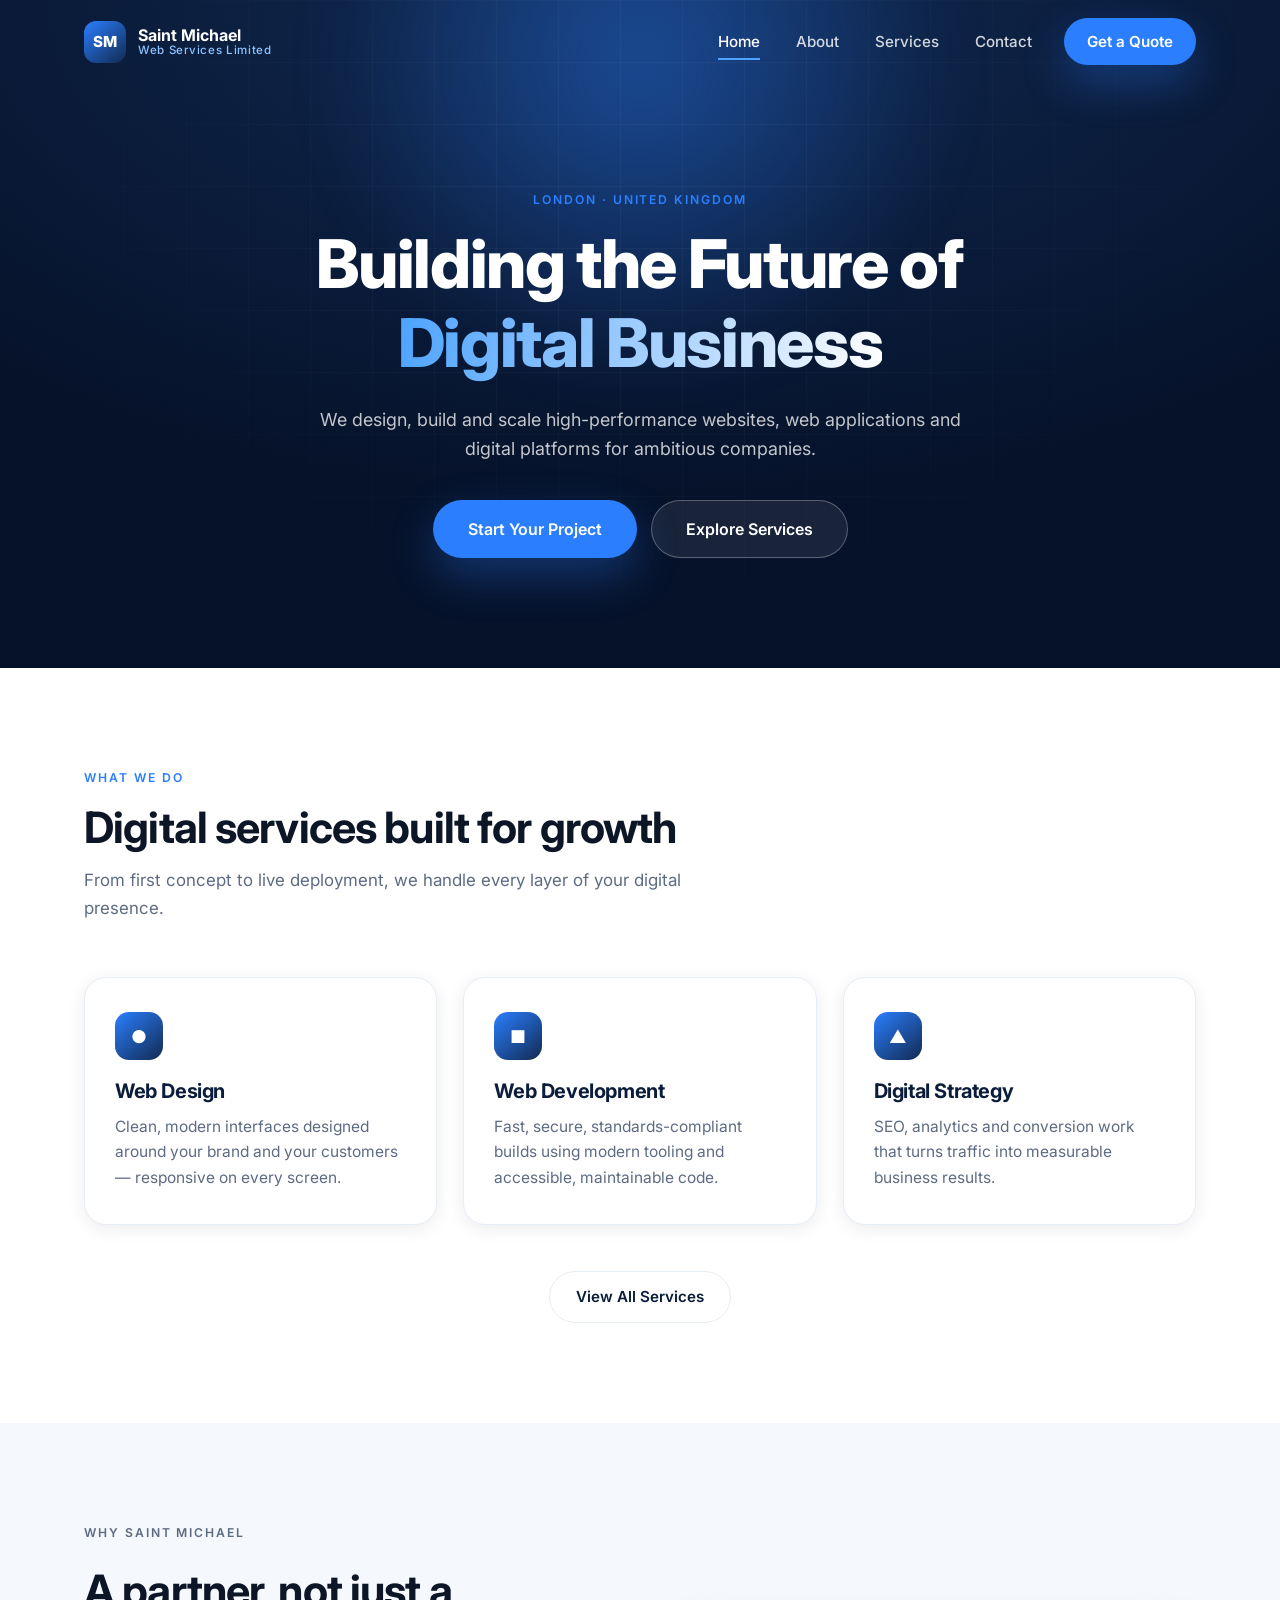
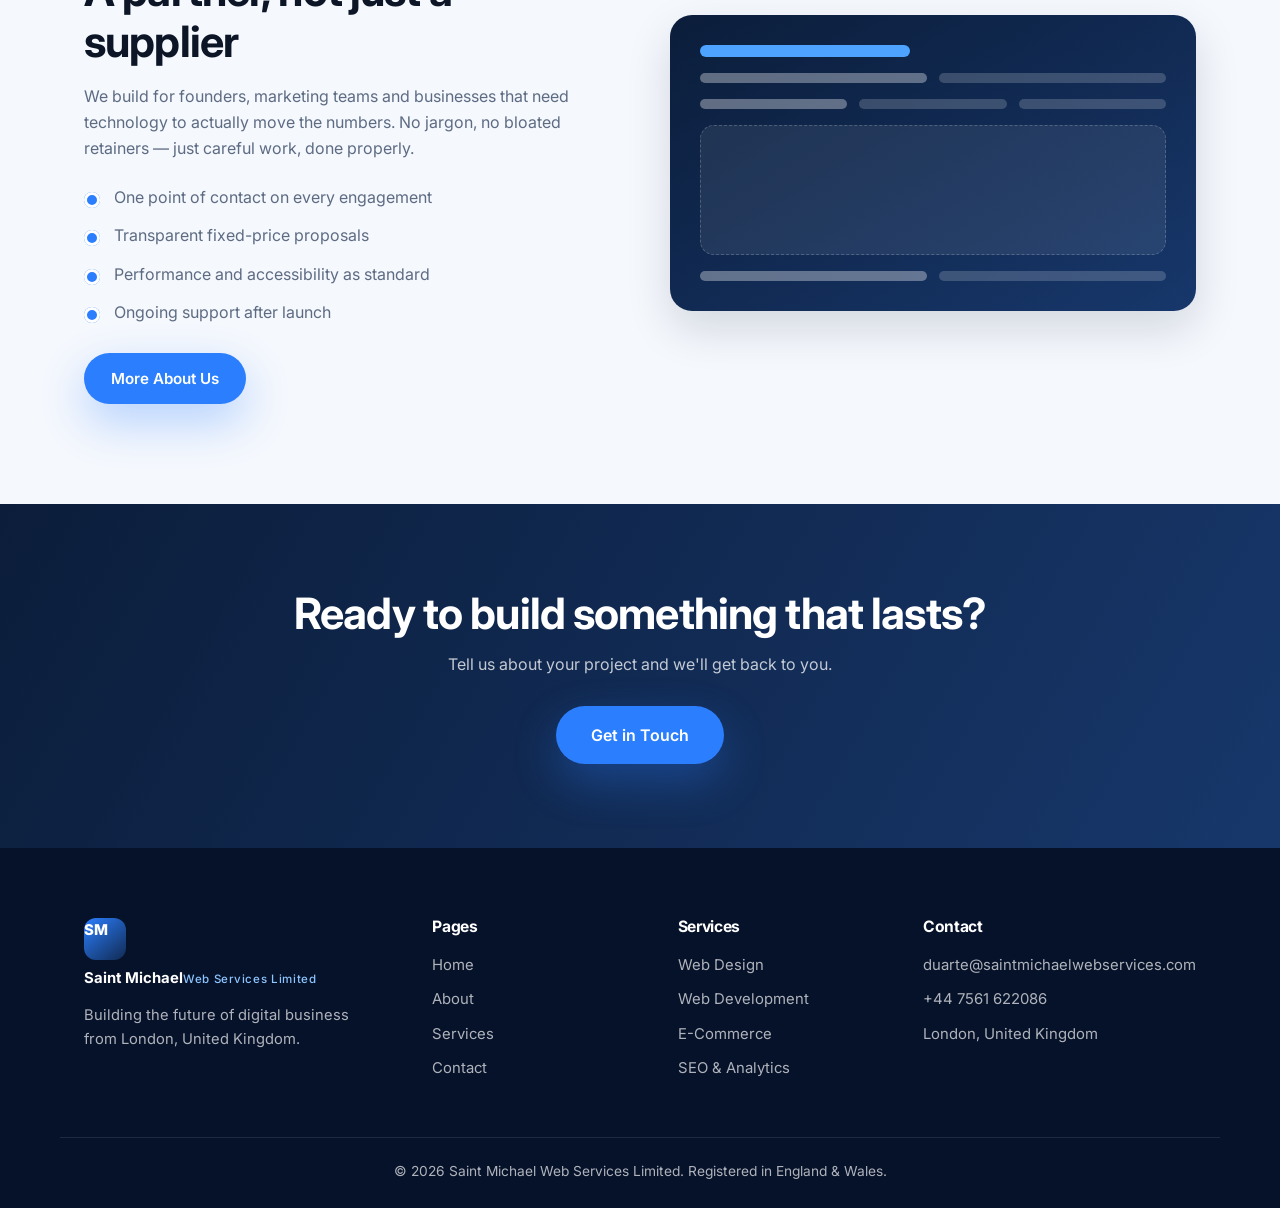
<file: index.html>
<!DOCTYPE html>
<html lang="en-GB">
<head>
<meta charset="UTF-8">
<meta name="viewport" content="width=device-width, initial-scale=1.0">
<title>Saint Michael Web Services Limited | Digital Solutions, London</title>
<meta name="description" content="Saint Michael Web Services Limited — London-based web design, development and digital strategy. Building the future of digital business.">
<link rel="preconnect" href="https://fonts.googleapis.com">
<link rel="preconnect" href="https://fonts.gstatic.com" crossorigin>
<link href="https://fonts.googleapis.com/css2?family=Inter:wght@400;500;600;700;800&display=swap" rel="stylesheet">
<link rel="stylesheet" href="css/styles.css">
<link rel="icon" href="data:image/svg+xml,<svg xmlns='http://www.w3.org/2000/svg' viewBox='0 0 100 100'><rect width='100' height='100' rx='22' fill='%230b1d3a'/><text y='68' x='50' text-anchor='middle' font-size='54' font-family='sans-serif' font-weight='bold' fill='%234da3ff'>S</text></svg>">
</head>
<body>

<header class="site-header" id="siteHeader">
  <div class="container header-inner">
    <a class="brand" href="index.html">
      <span class="brand-mark">SM</span>
      <span class="brand-text">Saint Michael<small>Web Services Limited</small></span>
    </a>

    <nav class="nav" id="primaryNav" aria-label="Primary">
      <a href="index.html" class="nav-link active">Home</a>
      <a href="about.html" class="nav-link">About</a>
      <a href="services.html" class="nav-link">Services</a>
      <a href="contact.html" class="nav-link">Contact</a>
      <a href="contact.html" class="btn btn-primary nav-cta">Get a Quote</a>
    </nav>

    <button class="nav-toggle" id="navToggle" aria-label="Toggle navigation" aria-expanded="false" aria-controls="primaryNav">
      <span></span><span></span><span></span>
    </button>
  </div>
</header>

<main>

  <section class="hero">
    <div class="hero-glow" aria-hidden="true"></div>
    <div class="container hero-inner">
      <p class="eyebrow reveal">London · United Kingdom</p>
      <h1 class="hero-title reveal">Building the Future of <span class="gradient-text">Digital Business</span></h1>
      <p class="hero-sub reveal">We design, build and scale high-performance websites, web applications and digital platforms for ambitious companies.</p>
      <div class="hero-actions reveal">
        <a href="contact.html" class="btn btn-primary btn-lg">Start Your Project</a>
        <a href="services.html" class="btn btn-ghost btn-lg">Explore Services</a>
      </div>
    </div>
  </section>

  <section class="section">
    <div class="container">
      <div class="section-head reveal">
        <p class="eyebrow">What we do</p>
        <h2>Digital services built for growth</h2>
        <p class="lead">From first concept to live deployment, we handle every layer of your digital presence.</p>
      </div>

      <div class="grid grid-3">
        <article class="card reveal">
          <div class="card-icon">&#9679;</div>
          <h3>Web Design</h3>
          <p>Clean, modern interfaces designed around your brand and your customers — responsive on every screen.</p>
        </article>
        <article class="card reveal">
          <div class="card-icon">&#9632;</div>
          <h3>Web Development</h3>
          <p>Fast, secure, standards-compliant builds using modern tooling and accessible, maintainable code.</p>
        </article>
        <article class="card reveal">
          <div class="card-icon">&#9650;</div>
          <h3>Digital Strategy</h3>
          <p>SEO, analytics and conversion work that turns traffic into measurable business results.</p>
        </article>
      </div>

      <div class="center reveal">
        <a href="services.html" class="btn btn-outline">View All Services</a>
      </div>
    </div>
  </section>

  <section class="section section-alt">
    <div class="container split">
      <div class="split-text reveal">
        <p class="eyebrow">Why Saint Michael</p>
        <h2>A partner, not just a supplier</h2>
        <p>We build for founders, marketing teams and businesses that need technology to actually move the numbers. No jargon, no bloated retainers — just careful work, done properly.</p>
        <ul class="ticks">
          <li>One point of contact on every engagement</li>
          <li>Transparent fixed-price proposals</li>
          <li>Performance and accessibility as standard</li>
          <li>Ongoing support after launch</li>
        </ul>
        <a href="about.html" class="btn btn-primary">More About Us</a>
      </div>
      <div class="split-visual reveal">
        <div class="visual-panel">
          <div class="visual-bar"></div>
          <div class="visual-row"><span></span><span></span></div>
          <div class="visual-row"><span></span><span></span><span></span></div>
          <div class="visual-block"></div>
          <div class="visual-row"><span></span><span></span></div>
        </div>
      </div>
    </div>
  </section>

  <section class="cta-band">
    <div class="container cta-inner reveal">
      <h2>Ready to build something that lasts?</h2>
      <p>Tell us about your project and we'll get back to you.</p>
      <a href="contact.html" class="btn btn-primary btn-lg">Get in Touch</a>
    </div>
  </section>

</main>

<footer class="site-footer">
  <div class="container footer-grid">
    <div>
      <a class="brand" href="index.html">
        <span class="brand-mark">SM</span>
        <span class="brand-text">Saint Michael<small>Web Services Limited</small></span>
      </a>
      <p class="footer-note">Building the future of digital business from London, United Kingdom.</p>
    </div>
    <div>
      <h4>Pages</h4>
      <a href="index.html">Home</a>
      <a href="about.html">About</a>
      <a href="services.html">Services</a>
      <a href="contact.html">Contact</a>
    </div>
    <div>
      <h4>Services</h4>
      <a href="services.html">Web Design</a>
      <a href="services.html">Web Development</a>
      <a href="services.html">E-Commerce</a>
      <a href="services.html">SEO &amp; Analytics</a>
    </div>
    <div>
      <h4>Contact</h4>
      <a href="mailto:duarte@saintmichaelwebservices.com">duarte@saintmichaelwebservices.com</a>
      <a href="tel:+447561622086">+44 7561 622086</a>
      <span>London, United Kingdom</span>
    </div>
  </div>
  <div class="container footer-bottom">
    <p>&copy; <span id="year"></span> Saint Michael Web Services Limited. Registered in England &amp; Wales.</p>
  </div>
</footer>

<button class="to-top" id="toTop" aria-label="Back to top">&#8593;</button>

<script src="js/main.js"></script>
</body>
</html>
</file>
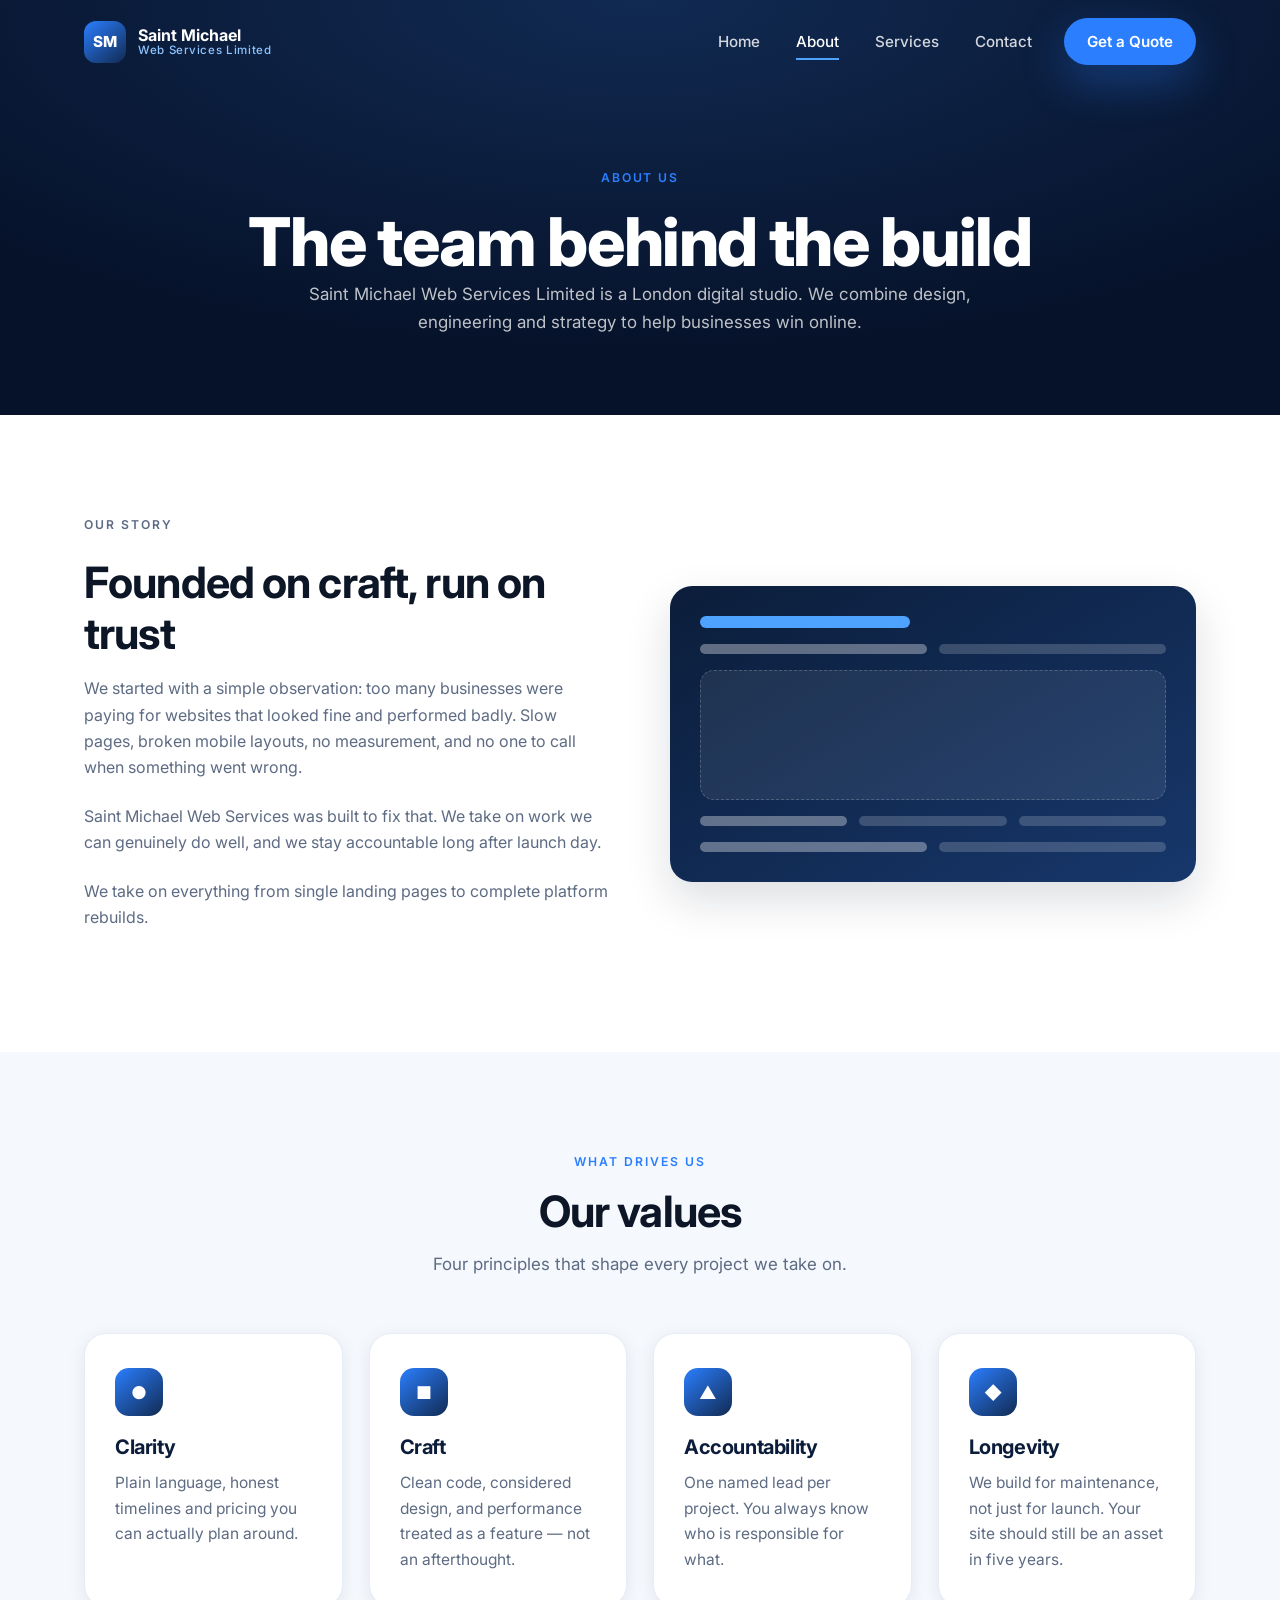
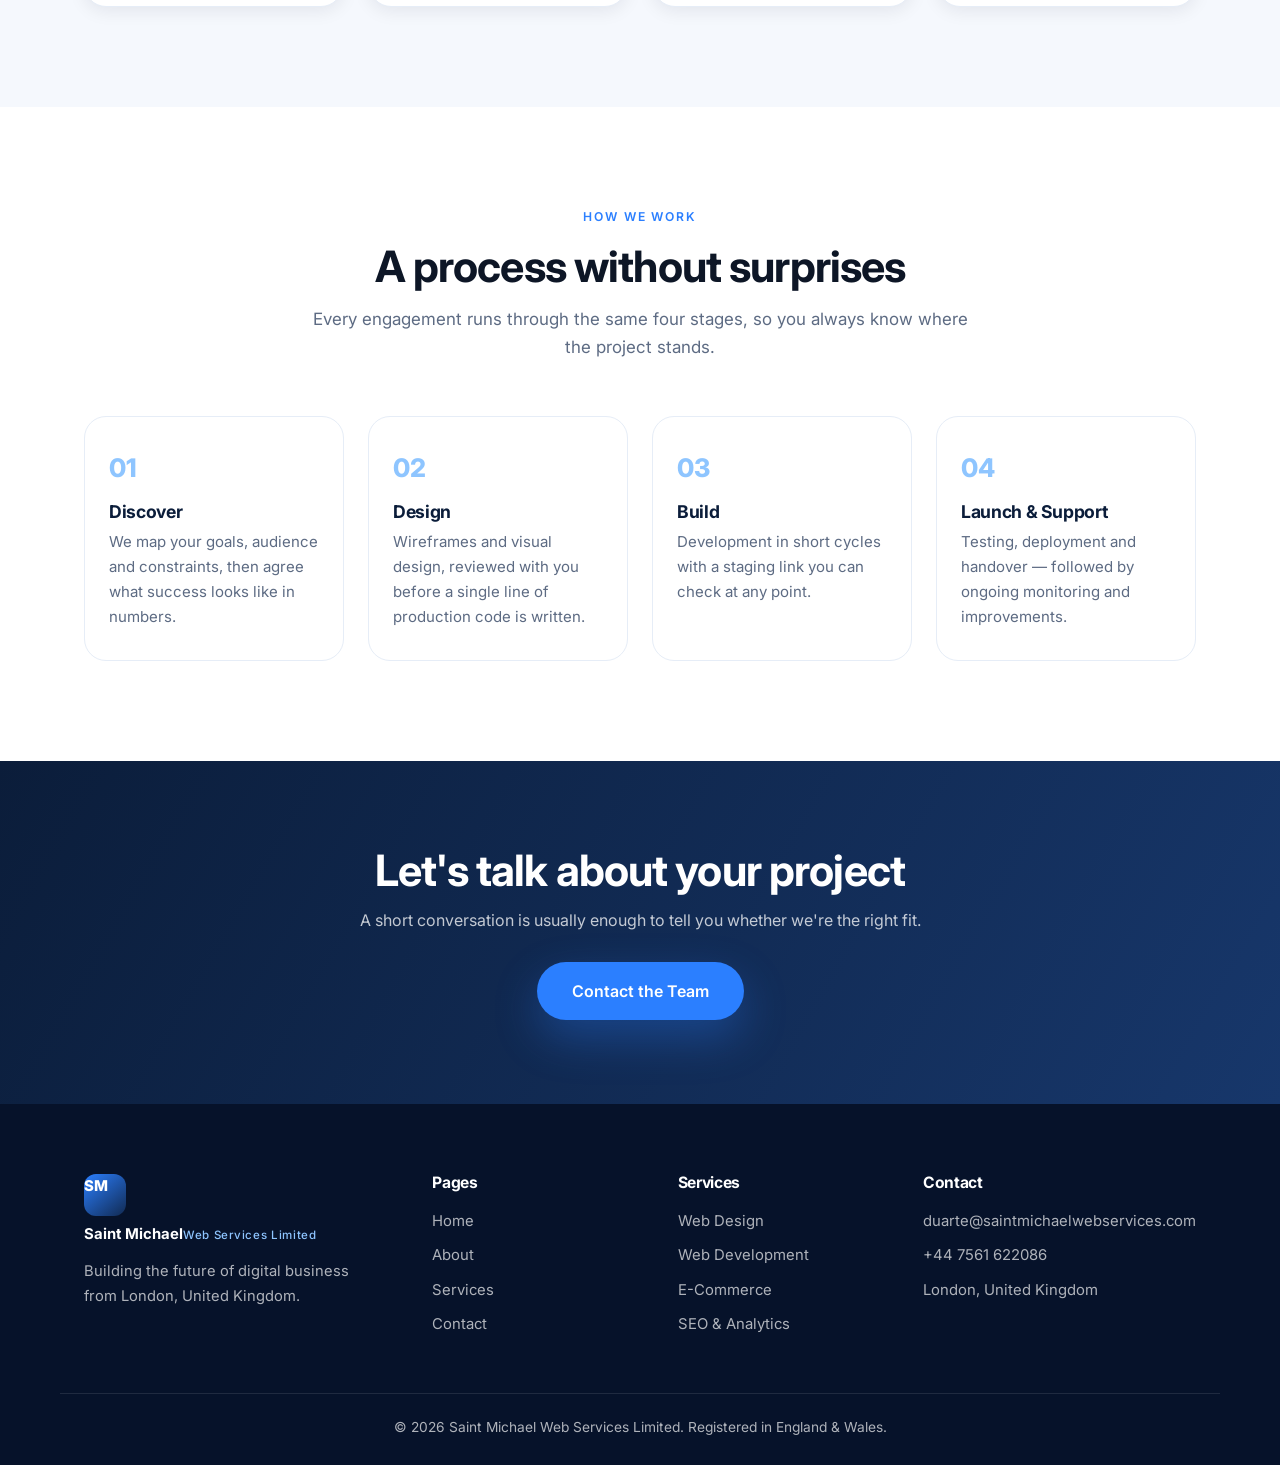
<file: about.html>
<!DOCTYPE html>
<html lang="en-GB">
<head>
<meta charset="UTF-8">
<meta name="viewport" content="width=device-width, initial-scale=1.0">
<title>About Us | Saint Michael Web Services Limited</title>
<meta name="description" content="Saint Michael Web Services Limited is a London-based digital studio building websites, applications and platforms for ambitious businesses.">
<link rel="preconnect" href="https://fonts.googleapis.com">
<link rel="preconnect" href="https://fonts.gstatic.com" crossorigin>
<link href="https://fonts.googleapis.com/css2?family=Inter:wght@400;500;600;700;800&display=swap" rel="stylesheet">
<link rel="stylesheet" href="css/styles.css">
<link rel="icon" href="data:image/svg+xml,<svg xmlns='http://www.w3.org/2000/svg' viewBox='0 0 100 100'><rect width='100' height='100' rx='22' fill='%230b1d3a'/><text y='68' x='50' text-anchor='middle' font-size='54' font-family='sans-serif' font-weight='bold' fill='%234da3ff'>S</text></svg>">
</head>
<body>

<header class="site-header" id="siteHeader">
  <div class="container header-inner">
    <a class="brand" href="index.html">
      <span class="brand-mark">SM</span>
      <span class="brand-text">Saint Michael<small>Web Services Limited</small></span>
    </a>
    <nav class="nav" id="primaryNav" aria-label="Primary">
      <a href="index.html" class="nav-link">Home</a>
      <a href="about.html" class="nav-link active">About</a>
      <a href="services.html" class="nav-link">Services</a>
      <a href="contact.html" class="nav-link">Contact</a>
      <a href="contact.html" class="btn btn-primary nav-cta">Get a Quote</a>
    </nav>
    <button class="nav-toggle" id="navToggle" aria-label="Toggle navigation" aria-expanded="false" aria-controls="primaryNav">
      <span></span><span></span><span></span>
    </button>
  </div>
</header>

<main>

  <section class="page-banner">
    <div class="container">
      <p class="eyebrow reveal">About us</p>
      <h1 class="reveal">The team behind the build</h1>
      <p class="lead reveal">Saint Michael Web Services Limited is a London digital studio. We combine design, engineering and strategy to help businesses win online.</p>
    </div>
  </section>

  <section class="section">
    <div class="container split">
      <div class="split-text reveal">
        <p class="eyebrow">Our story</p>
        <h2>Founded on craft, run on trust</h2>
        <p>We started with a simple observation: too many businesses were paying for websites that looked fine and performed badly. Slow pages, broken mobile layouts, no measurement, and no one to call when something went wrong.</p>
        <p>Saint Michael Web Services was built to fix that. We take on work we can genuinely do well, and we stay accountable long after launch day.</p>
        <p>We take on everything from single landing pages to complete platform rebuilds.</p>
      </div>
      <div class="split-visual reveal">
        <div class="visual-panel">
          <div class="visual-bar"></div>
          <div class="visual-row"><span></span><span></span></div>
          <div class="visual-block"></div>
          <div class="visual-row"><span></span><span></span><span></span></div>
          <div class="visual-row"><span></span><span></span></div>
        </div>
      </div>
    </div>
  </section>

  <section class="section section-alt">
    <div class="container">
      <div class="section-head center-head reveal">
        <p class="eyebrow">What drives us</p>
        <h2>Our values</h2>
        <p class="lead">Four principles that shape every project we take on.</p>
      </div>
      <div class="grid grid-4">
        <article class="card reveal">
          <div class="card-icon">&#9679;</div>
          <h3>Clarity</h3>
          <p>Plain language, honest timelines and pricing you can actually plan around.</p>
        </article>
        <article class="card reveal">
          <div class="card-icon">&#9632;</div>
          <h3>Craft</h3>
          <p>Clean code, considered design, and performance treated as a feature — not an afterthought.</p>
        </article>
        <article class="card reveal">
          <div class="card-icon">&#9650;</div>
          <h3>Accountability</h3>
          <p>One named lead per project. You always know who is responsible for what.</p>
        </article>
        <article class="card reveal">
          <div class="card-icon">&#9670;</div>
          <h3>Longevity</h3>
          <p>We build for maintenance, not just for launch. Your site should still be an asset in five years.</p>
        </article>
      </div>
    </div>
  </section>

  <section class="section">
    <div class="container">
      <div class="section-head center-head reveal">
        <p class="eyebrow">How we work</p>
        <h2>A process without surprises</h2>
        <p class="lead">Every engagement runs through the same four stages, so you always know where the project stands.</p>
      </div>
      <div class="steps">
        <div class="step-item reveal">
          <h3>Discover</h3>
          <p>We map your goals, audience and constraints, then agree what success looks like in numbers.</p>
        </div>
        <div class="step-item reveal">
          <h3>Design</h3>
          <p>Wireframes and visual design, reviewed with you before a single line of production code is written.</p>
        </div>
        <div class="step-item reveal">
          <h3>Build</h3>
          <p>Development in short cycles with a staging link you can check at any point.</p>
        </div>
        <div class="step-item reveal">
          <h3>Launch &amp; Support</h3>
          <p>Testing, deployment and handover — followed by ongoing monitoring and improvements.</p>
        </div>
      </div>
    </div>
  </section>

  <section class="cta-band">
    <div class="container cta-inner reveal">
      <h2>Let's talk about your project</h2>
      <p>A short conversation is usually enough to tell you whether we're the right fit.</p>
      <a href="contact.html" class="btn btn-primary btn-lg">Contact the Team</a>
    </div>
  </section>

</main>

<footer class="site-footer">
  <div class="container footer-grid">
    <div>
      <a class="brand" href="index.html">
        <span class="brand-mark">SM</span>
        <span class="brand-text">Saint Michael<small>Web Services Limited</small></span>
      </a>
      <p class="footer-note">Building the future of digital business from London, United Kingdom.</p>
    </div>
    <div>
      <h4>Pages</h4>
      <a href="index.html">Home</a>
      <a href="about.html">About</a>
      <a href="services.html">Services</a>
      <a href="contact.html">Contact</a>
    </div>
    <div>
      <h4>Services</h4>
      <a href="services.html">Web Design</a>
      <a href="services.html">Web Development</a>
      <a href="services.html">E-Commerce</a>
      <a href="services.html">SEO &amp; Analytics</a>
    </div>
    <div>
      <h4>Contact</h4>
      <a href="mailto:duarte@saintmichaelwebservices.com">duarte@saintmichaelwebservices.com</a>
      <a href="tel:+447561622086">+44 7561 622086</a>
      <span>London, United Kingdom</span>
    </div>
  </div>
  <div class="container footer-bottom">
    <p>&copy; <span id="year"></span> Saint Michael Web Services Limited. Registered in England &amp; Wales.</p>
  </div>
</footer>

<button class="to-top" id="toTop" aria-label="Back to top">&#8593;</button>

<script src="js/main.js"></script>
</body>
</html>
</file>
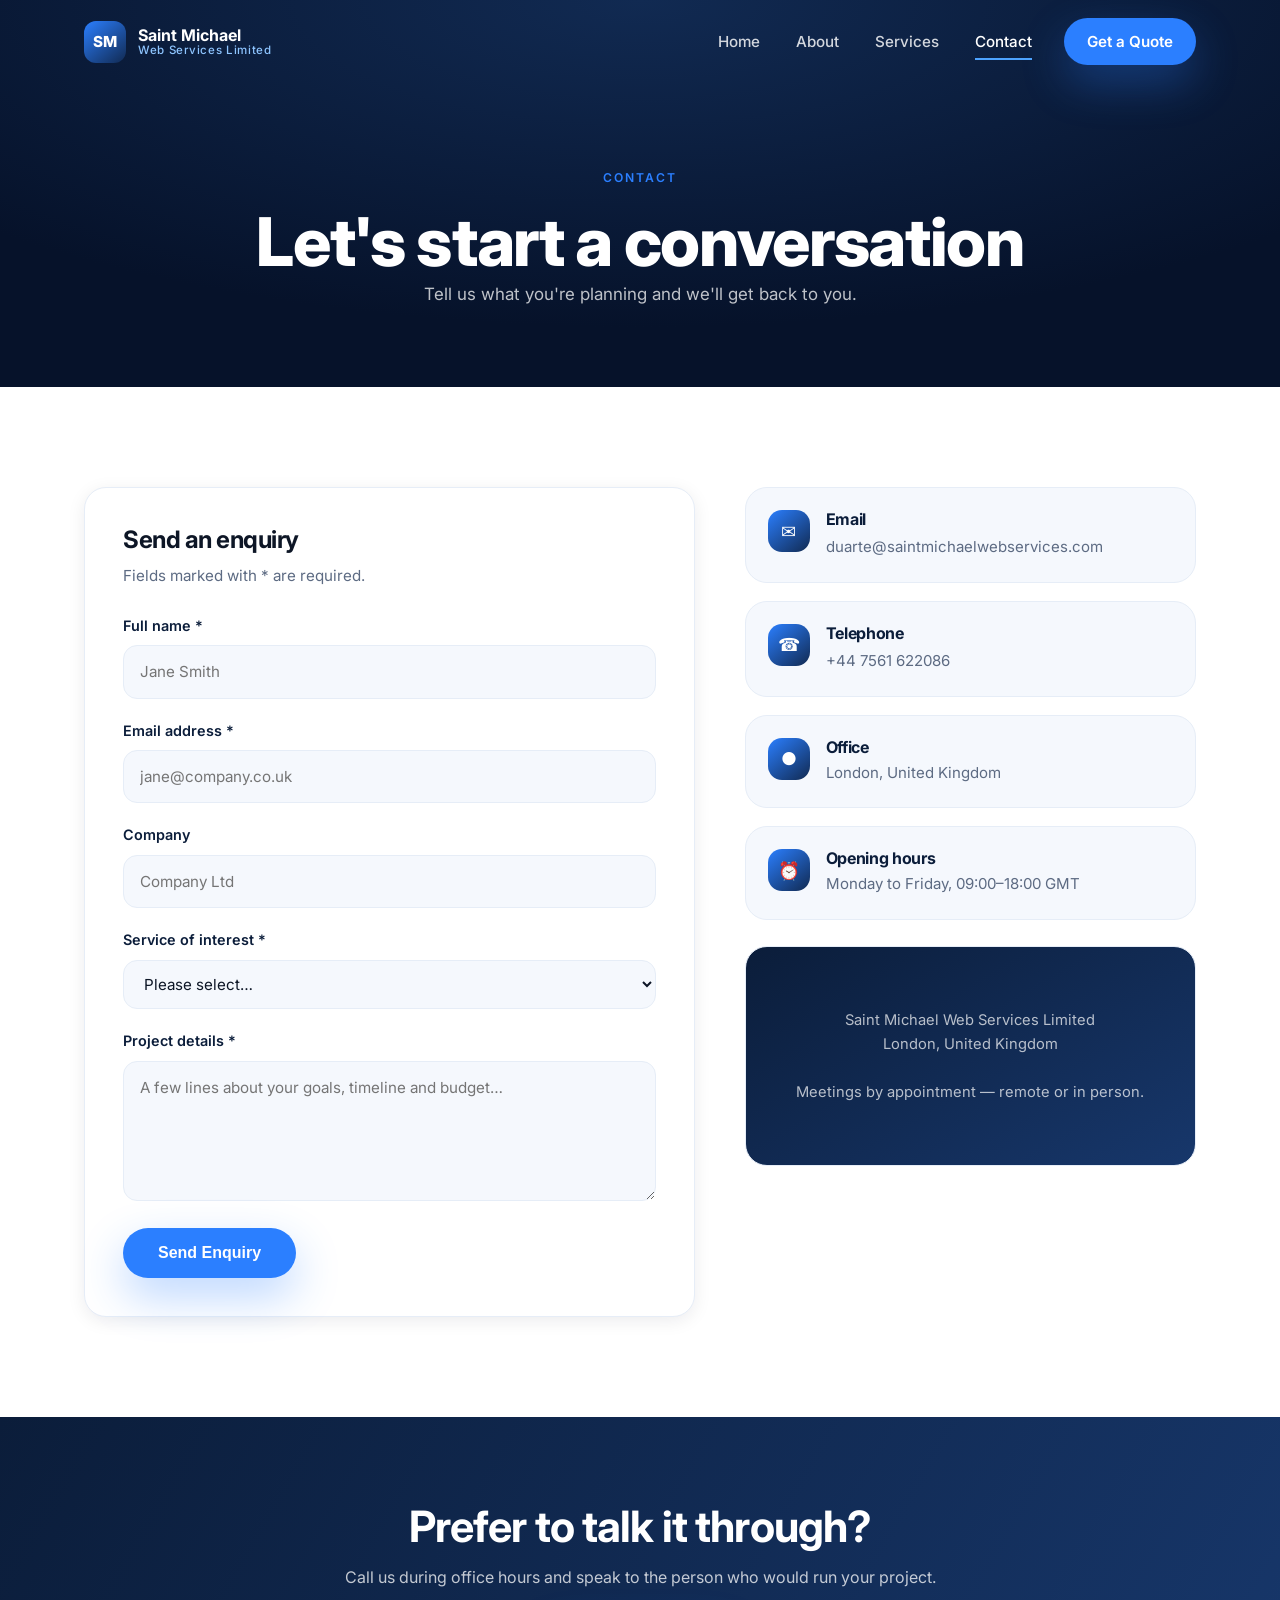
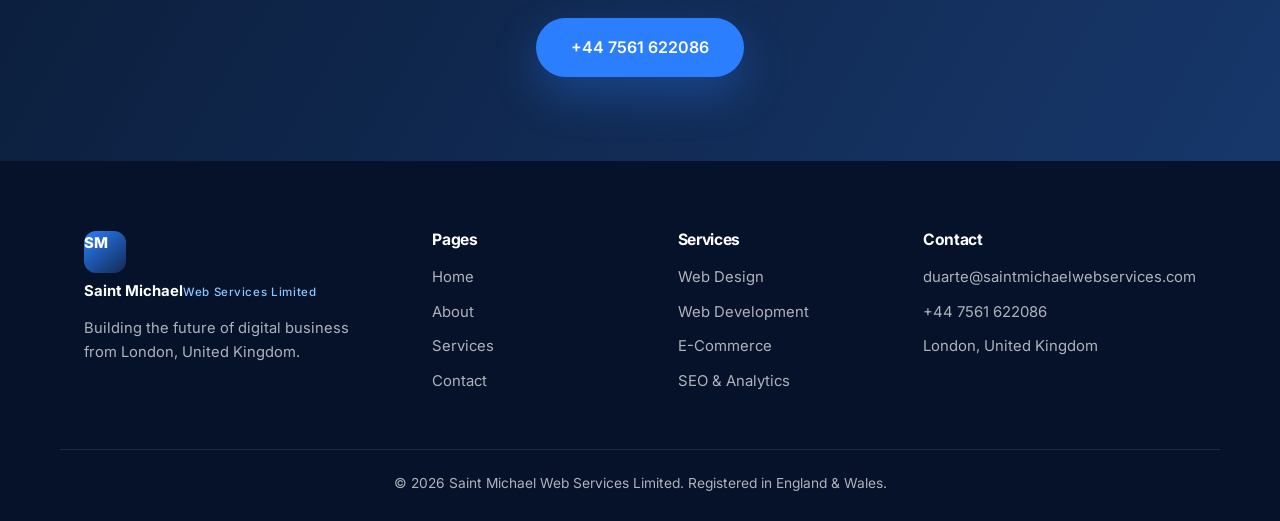
<file: contact.html>
<!DOCTYPE html>
<html lang="en-GB">
<head>
<meta charset="UTF-8">
<meta name="viewport" content="width=device-width, initial-scale=1.0">
<title>Contact | Saint Michael Web Services Limited</title>
<meta name="description" content="Contact Saint Michael Web Services Limited in London for web design, development and digital strategy enquiries.">
<link rel="preconnect" href="https://fonts.googleapis.com">
<link rel="preconnect" href="https://fonts.gstatic.com" crossorigin>
<link href="https://fonts.googleapis.com/css2?family=Inter:wght@400;500;600;700;800&display=swap" rel="stylesheet">
<link rel="stylesheet" href="css/styles.css">
<link rel="icon" href="data:image/svg+xml,<svg xmlns='http://www.w3.org/2000/svg' viewBox='0 0 100 100'><rect width='100' height='100' rx='22' fill='%230b1d3a'/><text y='68' x='50' text-anchor='middle' font-size='54' font-family='sans-serif' font-weight='bold' fill='%234da3ff'>S</text></svg>">
</head>
<body>

<header class="site-header" id="siteHeader">
  <div class="container header-inner">
    <a class="brand" href="index.html">
      <span class="brand-mark">SM</span>
      <span class="brand-text">Saint Michael<small>Web Services Limited</small></span>
    </a>
    <nav class="nav" id="primaryNav" aria-label="Primary">
      <a href="index.html" class="nav-link">Home</a>
      <a href="about.html" class="nav-link">About</a>
      <a href="services.html" class="nav-link">Services</a>
      <a href="contact.html" class="nav-link active">Contact</a>
      <a href="contact.html" class="btn btn-primary nav-cta">Get a Quote</a>
    </nav>
    <button class="nav-toggle" id="navToggle" aria-label="Toggle navigation" aria-expanded="false" aria-controls="primaryNav">
      <span></span><span></span><span></span>
    </button>
  </div>
</header>

<main>

  <section class="page-banner">
    <div class="container">
      <p class="eyebrow reveal">Contact</p>
      <h1 class="reveal">Let's start a conversation</h1>
      <p class="lead reveal">Tell us what you're planning and we'll get back to you.</p>
    </div>
  </section>

  <section class="section">
    <div class="container contact-layout">

      <div class="form-card reveal">
        <h2 style="font-size:1.5rem;margin-bottom:8px;">Send an enquiry</h2>
        <p style="color:var(--grey-600);margin-bottom:26px;font-size:0.95rem;">Fields marked with * are required.</p>

        <form id="contactForm" action="https://formsubmit.co/duarte@saintmichaelwebservices.com" method="POST" novalidate>
          <input type="hidden" name="_subject" value="New enquiry from saintmichaelwebservices.com">
          <input type="hidden" name="_template" value="table">
          <input type="hidden" name="_captcha" value="false">
          <input type="text" name="_honey" tabindex="-1" autocomplete="off" aria-hidden="true" style="display:none">

          <div class="field">
            <label for="name">Full name *</label>
            <input type="text" id="name" name="name" placeholder="Jane Smith" required>
            <span class="error-text">Please enter your name.</span>
          </div>

          <div class="field">
            <label for="email">Email address *</label>
            <input type="email" id="email" name="email" placeholder="jane@company.co.uk" required>
            <span class="error-text">Please enter a valid email address.</span>
          </div>

          <div class="field">
            <label for="company">Company</label>
            <input type="text" id="company" name="company" placeholder="Company Ltd">
          </div>

          <div class="field">
            <label for="service">Service of interest *</label>
            <select id="service" name="service" required>
              <option value="">Please select…</option>
              <option>Web Design</option>
              <option>Web Development</option>
              <option>E-Commerce</option>
              <option>SEO &amp; Analytics</option>
              <option>Hosting &amp; Deployment</option>
              <option>Maintenance &amp; Support</option>
            </select>
            <span class="error-text">Please choose a service.</span>
          </div>

          <div class="field">
            <label for="message">Project details *</label>
            <textarea id="message" name="message" placeholder="A few lines about your goals, timeline and budget…" required></textarea>
            <span class="error-text">Please give us at least a sentence about your project.</span>
          </div>

          <button type="submit" class="btn btn-primary btn-lg">Send Enquiry</button>
          <div class="form-status" id="formStatus" role="status" aria-live="polite"></div>
        </form>
      </div>

      <div class="reveal">
        <div class="info-list">
          <div class="info-item">
            <div class="card-icon">&#9993;</div>
            <div>
              <h4>Email</h4>
              <a href="mailto:duarte@saintmichaelwebservices.com">duarte@saintmichaelwebservices.com</a>
            </div>
          </div>
          <div class="info-item">
            <div class="card-icon">&#9742;</div>
            <div>
              <h4>Telephone</h4>
              <a href="tel:+447561622086">+44 7561 622086</a>
            </div>
          </div>
          <div class="info-item">
            <div class="card-icon">&#9679;</div>
            <div>
              <h4>Office</h4>
              <p>London, United Kingdom</p>
            </div>
          </div>
          <div class="info-item">
            <div class="card-icon">&#9200;</div>
            <div>
              <h4>Opening hours</h4>
              <p>Monday to Friday, 09:00–18:00 GMT</p>
            </div>
          </div>
        </div>

        <div class="map-embed">
          <p>Saint Michael Web Services Limited<br>London, United Kingdom<br><br>Meetings by appointment — remote or in person.</p>
        </div>
      </div>

    </div>
  </section>

  <section class="cta-band">
    <div class="container cta-inner reveal">
      <h2>Prefer to talk it through?</h2>
      <p>Call us during office hours and speak to the person who would run your project.</p>
      <a href="tel:+447561622086" class="btn btn-primary btn-lg">+44 7561 622086</a>
    </div>
  </section>

</main>

<footer class="site-footer">
  <div class="container footer-grid">
    <div>
      <a class="brand" href="index.html">
        <span class="brand-mark">SM</span>
        <span class="brand-text">Saint Michael<small>Web Services Limited</small></span>
      </a>
      <p class="footer-note">Building the future of digital business from London, United Kingdom.</p>
    </div>
    <div>
      <h4>Pages</h4>
      <a href="index.html">Home</a>
      <a href="about.html">About</a>
      <a href="services.html">Services</a>
      <a href="contact.html">Contact</a>
    </div>
    <div>
      <h4>Services</h4>
      <a href="services.html">Web Design</a>
      <a href="services.html">Web Development</a>
      <a href="services.html">E-Commerce</a>
      <a href="services.html">SEO &amp; Analytics</a>
    </div>
    <div>
      <h4>Contact</h4>
      <a href="mailto:duarte@saintmichaelwebservices.com">duarte@saintmichaelwebservices.com</a>
      <a href="tel:+447561622086">+44 7561 622086</a>
      <span>London, United Kingdom</span>
    </div>
  </div>
  <div class="container footer-bottom">
    <p>&copy; <span id="year"></span> Saint Michael Web Services Limited. Registered in England &amp; Wales.</p>
  </div>
</footer>

<button class="to-top" id="toTop" aria-label="Back to top">&#8593;</button>

<script src="js/main.js"></script>
</body>
</html>
</file>
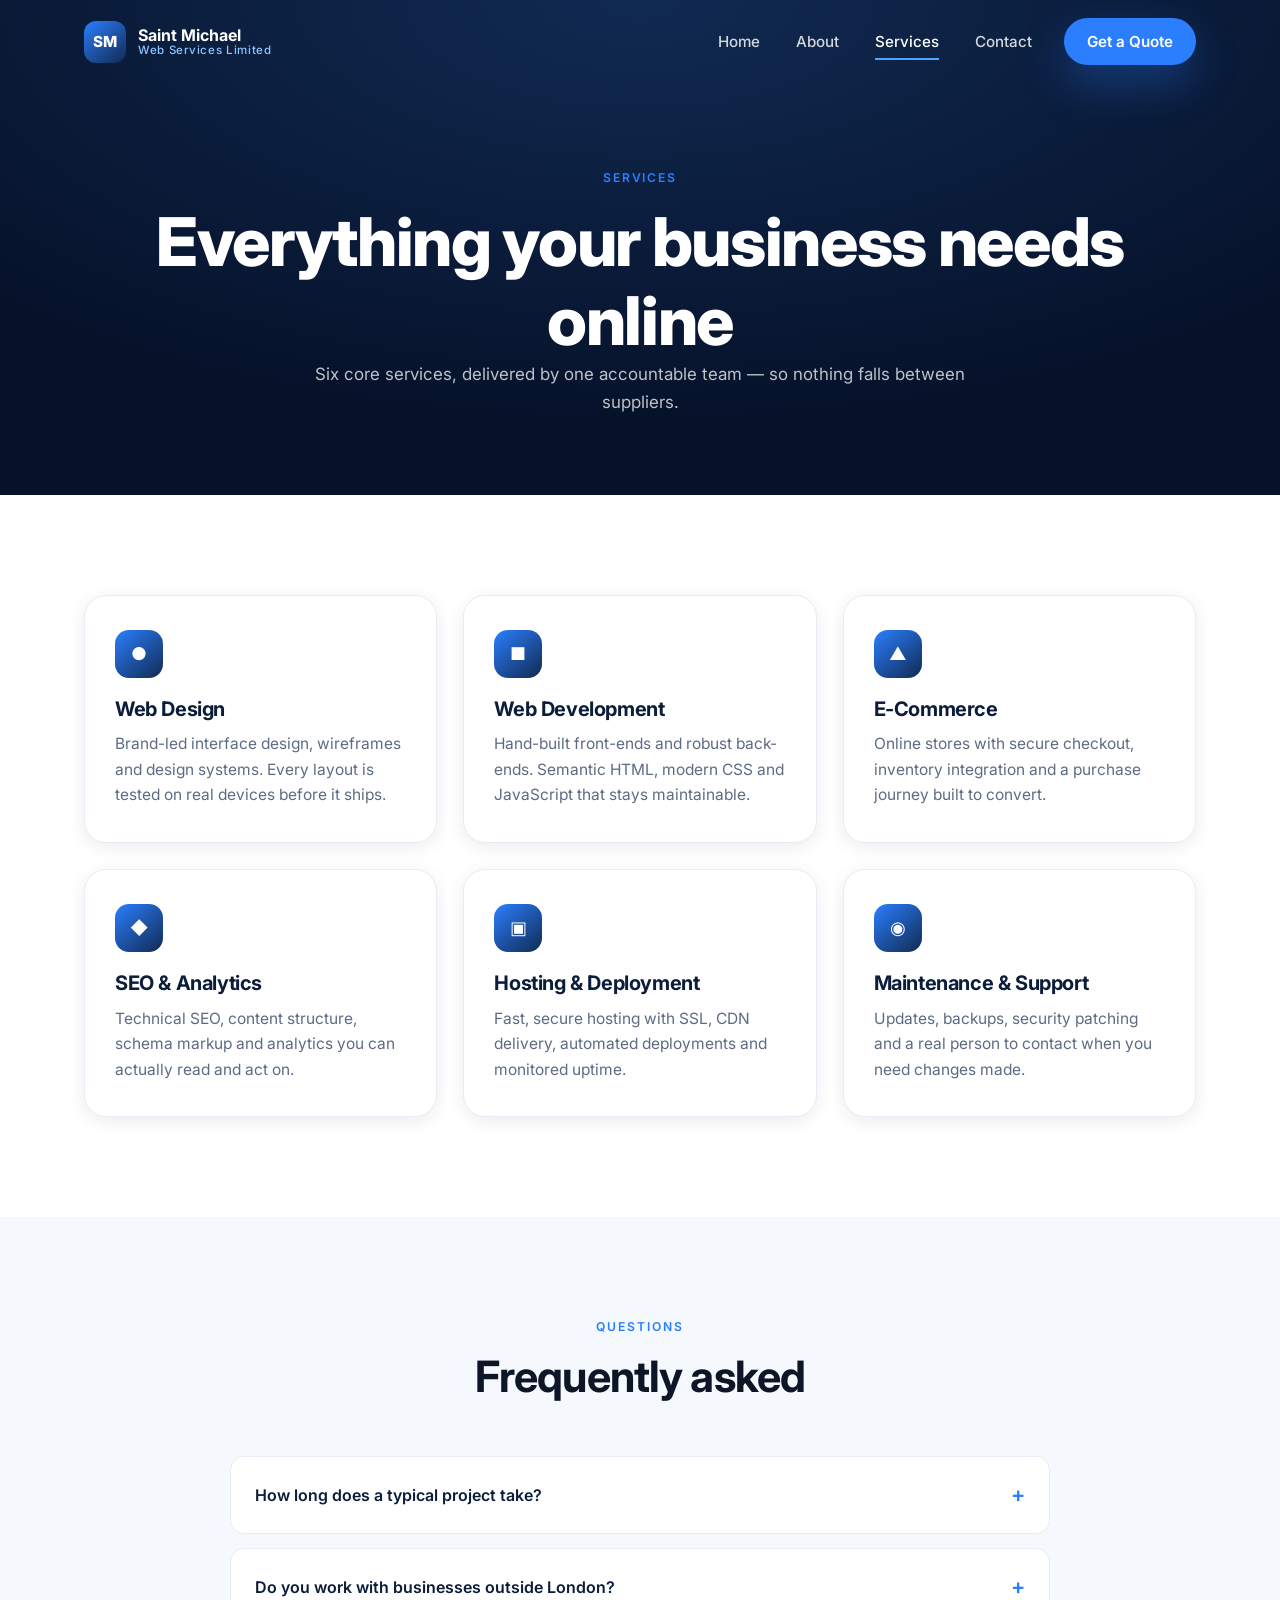
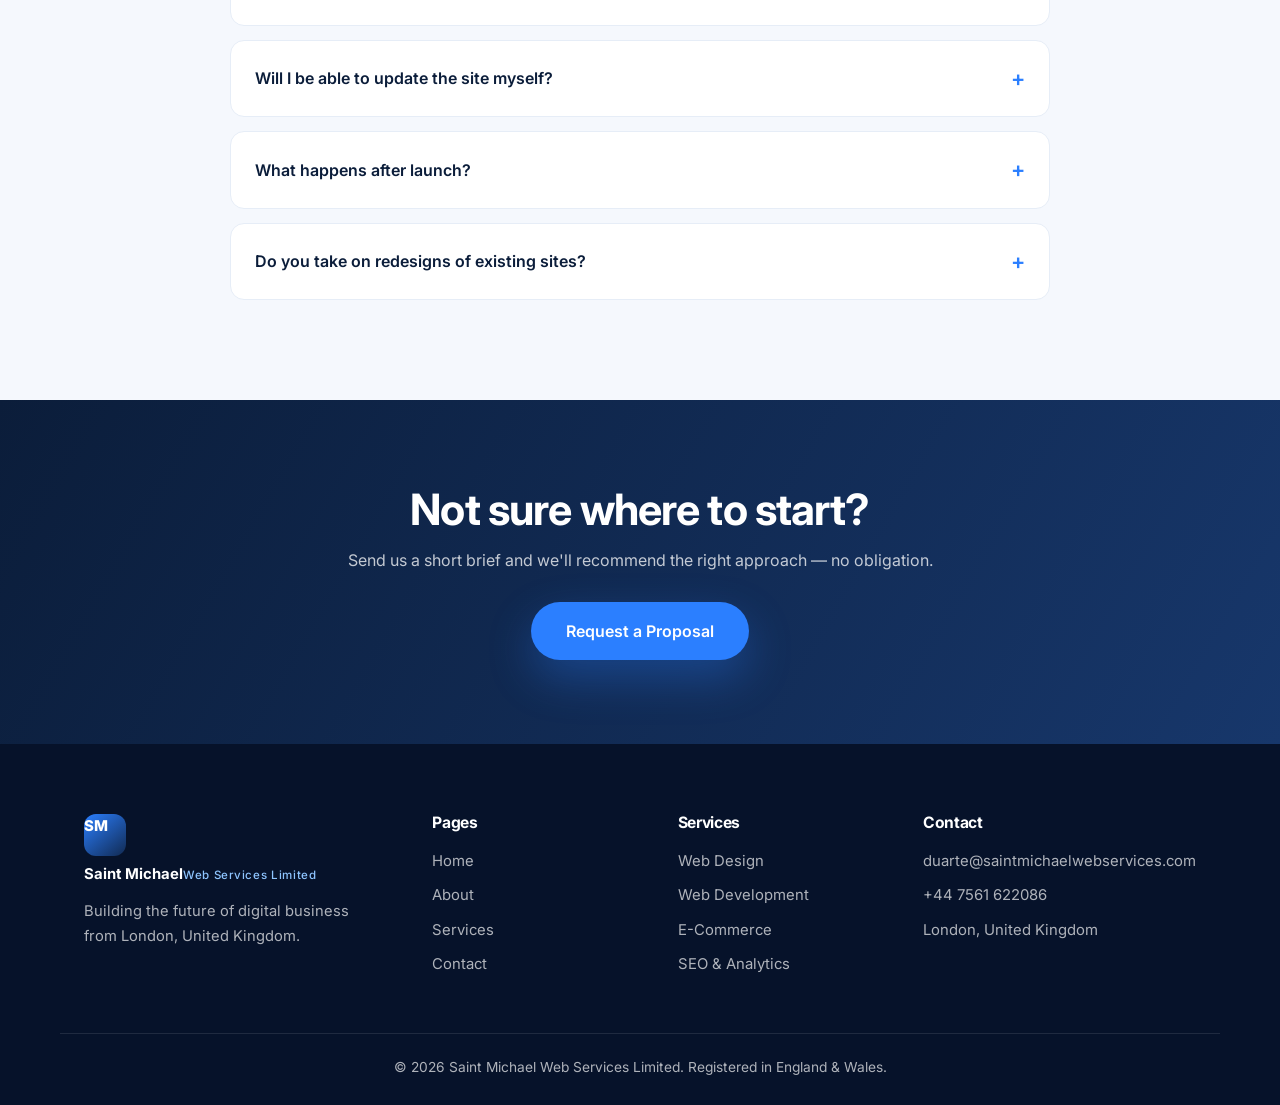
<file: services.html>
<!DOCTYPE html>
<html lang="en-GB">
<head>
<meta charset="UTF-8">
<meta name="viewport" content="width=device-width, initial-scale=1.0">
<title>Services | Saint Michael Web Services Limited</title>
<meta name="description" content="Web design, web development, e-commerce, SEO, hosting and maintenance services from Saint Michael Web Services Limited, London.">
<link rel="preconnect" href="https://fonts.googleapis.com">
<link rel="preconnect" href="https://fonts.gstatic.com" crossorigin>
<link href="https://fonts.googleapis.com/css2?family=Inter:wght@400;500;600;700;800&display=swap" rel="stylesheet">
<link rel="stylesheet" href="css/styles.css">
<link rel="icon" href="data:image/svg+xml,<svg xmlns='http://www.w3.org/2000/svg' viewBox='0 0 100 100'><rect width='100' height='100' rx='22' fill='%230b1d3a'/><text y='68' x='50' text-anchor='middle' font-size='54' font-family='sans-serif' font-weight='bold' fill='%234da3ff'>S</text></svg>">
</head>
<body>

<header class="site-header" id="siteHeader">
  <div class="container header-inner">
    <a class="brand" href="index.html">
      <span class="brand-mark">SM</span>
      <span class="brand-text">Saint Michael<small>Web Services Limited</small></span>
    </a>
    <nav class="nav" id="primaryNav" aria-label="Primary">
      <a href="index.html" class="nav-link">Home</a>
      <a href="about.html" class="nav-link">About</a>
      <a href="services.html" class="nav-link active">Services</a>
      <a href="contact.html" class="nav-link">Contact</a>
      <a href="contact.html" class="btn btn-primary nav-cta">Get a Quote</a>
    </nav>
    <button class="nav-toggle" id="navToggle" aria-label="Toggle navigation" aria-expanded="false" aria-controls="primaryNav">
      <span></span><span></span><span></span>
    </button>
  </div>
</header>

<main>

  <section class="page-banner">
    <div class="container">
      <p class="eyebrow reveal">Services</p>
      <h1 class="reveal">Everything your business needs online</h1>
      <p class="lead reveal">Six core services, delivered by one accountable team — so nothing falls between suppliers.</p>
    </div>
  </section>

  <section class="section">
    <div class="container">
      <div class="grid grid-3">
        <article class="card reveal">
          <div class="card-icon">&#9679;</div>
          <h3>Web Design</h3>
          <p>Brand-led interface design, wireframes and design systems. Every layout is tested on real devices before it ships.</p>
        </article>
        <article class="card reveal">
          <div class="card-icon">&#9632;</div>
          <h3>Web Development</h3>
          <p>Hand-built front-ends and robust back-ends. Semantic HTML, modern CSS and JavaScript that stays maintainable.</p>
        </article>
        <article class="card reveal">
          <div class="card-icon">&#9650;</div>
          <h3>E-Commerce</h3>
          <p>Online stores with secure checkout, inventory integration and a purchase journey built to convert.</p>
        </article>
        <article class="card reveal">
          <div class="card-icon">&#9670;</div>
          <h3>SEO &amp; Analytics</h3>
          <p>Technical SEO, content structure, schema markup and analytics you can actually read and act on.</p>
        </article>
        <article class="card reveal">
          <div class="card-icon">&#9635;</div>
          <h3>Hosting &amp; Deployment</h3>
          <p>Fast, secure hosting with SSL, CDN delivery, automated deployments and monitored uptime.</p>
        </article>
        <article class="card reveal">
          <div class="card-icon">&#9673;</div>
          <h3>Maintenance &amp; Support</h3>
          <p>Updates, backups, security patching and a real person to contact when you need changes made.</p>
        </article>
      </div>
    </div>
  </section>

  <section class="section section-alt">
    <div class="container">
      <div class="section-head center-head reveal">
        <p class="eyebrow">Questions</p>
        <h2>Frequently asked</h2>
      </div>
      <div class="faq reveal">
        <div class="faq-item">
          <button class="faq-q" type="button">How long does a typical project take?</button>
          <div class="faq-a"><p>A five-page marketing site usually takes two to three weeks from kick-off. Larger builds with a CMS or e-commerce typically run six to ten weeks, depending on content readiness and integrations.</p></div>
        </div>
        <div class="faq-item">
          <button class="faq-q" type="button">Do you work with businesses outside London?</button>
          <div class="faq-a"><p>Yes. We work with clients across the UK and internationally. Most projects run remotely with scheduled video calls at each stage.</p></div>
        </div>
        <div class="faq-item">
          <button class="faq-q" type="button">Will I be able to update the site myself?</button>
          <div class="faq-a"><p>If you want to, yes. We can build on a content management system and provide a short training session plus written documentation at handover.</p></div>
        </div>
        <div class="faq-item">
          <button class="faq-q" type="button">What happens after launch?</button>
          <div class="faq-a"><p>Every project includes 30 days of post-launch support. After that you can move to a monthly maintenance plan covering updates, backups, security and small changes.</p></div>
        </div>
        <div class="faq-item">
          <button class="faq-q" type="button">Do you take on redesigns of existing sites?</button>
          <div class="faq-a"><p>Yes. We start with an audit of the current site's performance, accessibility and search visibility, then plan the rebuild around what is already working.</p></div>
        </div>
      </div>
    </div>
  </section>

  <section class="cta-band">
    <div class="container cta-inner reveal">
      <h2>Not sure where to start?</h2>
      <p>Send us a short brief and we'll recommend the right approach — no obligation.</p>
      <a href="contact.html" class="btn btn-primary btn-lg">Request a Proposal</a>
    </div>
  </section>

</main>

<footer class="site-footer">
  <div class="container footer-grid">
    <div>
      <a class="brand" href="index.html">
        <span class="brand-mark">SM</span>
        <span class="brand-text">Saint Michael<small>Web Services Limited</small></span>
      </a>
      <p class="footer-note">Building the future of digital business from London, United Kingdom.</p>
    </div>
    <div>
      <h4>Pages</h4>
      <a href="index.html">Home</a>
      <a href="about.html">About</a>
      <a href="services.html">Services</a>
      <a href="contact.html">Contact</a>
    </div>
    <div>
      <h4>Services</h4>
      <a href="services.html">Web Design</a>
      <a href="services.html">Web Development</a>
      <a href="services.html">E-Commerce</a>
      <a href="services.html">SEO &amp; Analytics</a>
    </div>
    <div>
      <h4>Contact</h4>
      <a href="mailto:duarte@saintmichaelwebservices.com">duarte@saintmichaelwebservices.com</a>
      <a href="tel:+447561622086">+44 7561 622086</a>
      <span>London, United Kingdom</span>
    </div>
  </div>
  <div class="container footer-bottom">
    <p>&copy; <span id="year"></span> Saint Michael Web Services Limited. Registered in England &amp; Wales.</p>
  </div>
</footer>

<button class="to-top" id="toTop" aria-label="Back to top">&#8593;</button>

<script src="js/main.js"></script>
</body>
</html>
</file>
<file: css/styles.css>
/* ==========================================================================
   Saint Michael Web Services Limited — Core stylesheet
   Palette: deep navy + white, electric blue accent
   ========================================================================== */

:root {
  --navy-900: #06122a;
  --navy-800: #0b1d3a;
  --navy-700: #112a52;
  --navy-600: #17376b;
  --blue-500: #2b7fff;
  --blue-400: #4da3ff;
  --blue-300: #8ec5ff;
  --white: #ffffff;
  --off-white: #f5f8fd;
  --grey-100: #e6edf7;
  --grey-400: #97a6bd;
  --grey-600: #5d6b83;
  --ink: #0d1626;

  --radius: 14px;
  --radius-lg: 22px;
  --shadow-sm: 0 4px 18px rgba(6, 18, 42, 0.08);
  --shadow-md: 0 18px 45px rgba(6, 18, 42, 0.14);
  --shadow-glow: 0 18px 45px rgba(43, 127, 255, 0.32);
  --container: 1160px;
  --ease: cubic-bezier(0.22, 1, 0.36, 1);
}

* { margin: 0; padding: 0; box-sizing: border-box; }

html { scroll-behavior: smooth; }

body {
  font-family: 'Inter', -apple-system, BlinkMacSystemFont, 'Segoe UI', Roboto, sans-serif;
  color: var(--ink);
  background: var(--white);
  line-height: 1.65;
  -webkit-font-smoothing: antialiased;
  overflow-x: hidden;
}

img { max-width: 100%; display: block; }
a { color: inherit; text-decoration: none; }

h1, h2, h3, h4 { line-height: 1.18; font-weight: 700; letter-spacing: -0.02em; }
h1 { font-size: clamp(2.4rem, 6vw, 4.2rem); font-weight: 800; }
h2 { font-size: clamp(1.8rem, 3.6vw, 2.7rem); }
h3 { font-size: 1.25rem; }

.container { width: 100%; max-width: var(--container); margin-inline: auto; padding-inline: 24px; }
.center { text-align: center; margin-top: 46px; }
.lead { color: var(--grey-600); font-size: 1.06rem; max-width: 62ch; }

.eyebrow {
  text-transform: uppercase;
  letter-spacing: 0.16em;
  font-size: 0.76rem;
  font-weight: 600;
  color: var(--blue-500);
  margin-bottom: 14px;
}

.gradient-text {
  background: linear-gradient(100deg, var(--blue-400), #a9d2ff 55%, var(--white));
  -webkit-background-clip: text;
  background-clip: text;
  color: transparent;
}

/* ---------- Buttons ---------- */
.btn {
  display: inline-flex;
  align-items: center;
  justify-content: center;
  gap: 8px;
  padding: 12px 26px;
  border-radius: 999px;
  font-weight: 600;
  font-size: 0.95rem;
  border: 1px solid transparent;
  cursor: pointer;
  transition: transform 0.28s var(--ease), box-shadow 0.28s var(--ease),
              background-color 0.28s var(--ease), color 0.28s var(--ease),
              border-color 0.28s var(--ease);
}
.btn-lg { padding: 15px 34px; font-size: 1rem; }
.btn-primary { background: var(--blue-500); color: var(--white); box-shadow: var(--shadow-glow); }
.btn-primary:hover { background: #1a6ef0; transform: translateY(-3px); }
.btn-ghost { background: rgba(255, 255, 255, 0.08); color: var(--white); border-color: rgba(255, 255, 255, 0.28); }
.btn-ghost:hover { background: rgba(255, 255, 255, 0.16); transform: translateY(-3px); }
.btn-outline { background: transparent; color: var(--navy-800); border-color: var(--grey-100); }
.btn-outline:hover { border-color: var(--blue-500); color: var(--blue-500); transform: translateY(-3px); }

/* ---------- Header ---------- */
.site-header {
  position: fixed;
  inset: 0 0 auto 0;
  z-index: 100;
  padding: 18px 0;
  transition: background-color 0.35s var(--ease), padding 0.35s var(--ease), box-shadow 0.35s var(--ease);
}
.site-header.scrolled {
  background: rgba(6, 18, 42, 0.92);
  backdrop-filter: blur(14px);
  padding: 10px 0;
  box-shadow: 0 10px 30px rgba(6, 18, 42, 0.35);
}
.header-inner { display: flex; align-items: center; justify-content: space-between; gap: 20px; }

.brand { display: flex; align-items: center; gap: 12px; }
.brand-mark {
  width: 42px; height: 42px;
  display: grid; place-items: center;
  border-radius: 12px;
  background: linear-gradient(140deg, var(--blue-500), var(--navy-700));
  color: var(--white); font-weight: 800; font-size: 0.95rem;
  letter-spacing: 0.03em;
}
.brand-text { display: flex; flex-direction: column; font-weight: 700; color: var(--white); line-height: 1.15; }
.brand-text small { font-weight: 500; font-size: 0.72rem; color: var(--blue-300); letter-spacing: 0.06em; }

.nav { display: flex; align-items: center; gap: 8px; }
.nav-link {
  position: relative;
  padding: 8px 14px;
  color: rgba(255, 255, 255, 0.82);
  font-weight: 500;
  font-size: 0.95rem;
  transition: color 0.25s var(--ease);
}
.nav-link::after {
  content: '';
  position: absolute;
  left: 14px; right: 14px; bottom: 2px;
  height: 2px;
  background: var(--blue-400);
  transform: scaleX(0);
  transform-origin: left;
  transition: transform 0.3s var(--ease);
}
.nav-link:hover { color: var(--white); }
.nav-link:hover::after, .nav-link.active::after { transform: scaleX(1); }
.nav-link.active { color: var(--white); }
.nav-cta { margin-left: 10px; padding: 10px 22px; }

.nav-toggle {
  display: none;
  flex-direction: column;
  gap: 5px;
  background: none;
  border: 0;
  padding: 8px;
  cursor: pointer;
}
.nav-toggle span {
  width: 26px; height: 2px;
  background: var(--white);
  border-radius: 2px;
  transition: transform 0.3s var(--ease), opacity 0.2s var(--ease);
}
.nav-toggle.open span:nth-child(1) { transform: translateY(7px) rotate(45deg); }
.nav-toggle.open span:nth-child(2) { opacity: 0; }
.nav-toggle.open span:nth-child(3) { transform: translateY(-7px) rotate(-45deg); }

/* ---------- Hero ---------- */
.hero {
  position: relative;
  padding: 190px 0 110px;
  background: radial-gradient(120% 120% at 50% 0%, var(--navy-700) 0%, var(--navy-900) 62%);
  color: var(--white);
  overflow: hidden;
}
.hero::after {
  content: '';
  position: absolute;
  inset: 0;
  background-image:
    linear-gradient(rgba(255, 255, 255, 0.035) 1px, transparent 1px),
    linear-gradient(90deg, rgba(255, 255, 255, 0.035) 1px, transparent 1px);
  background-size: 62px 62px;
  mask-image: radial-gradient(ellipse at 50% 30%, #000 20%, transparent 72%);
  pointer-events: none;
}
.hero-glow {
  position: absolute;
  width: 720px; height: 720px;
  top: -290px; left: 50%;
  transform: translateX(-50%);
  background: radial-gradient(circle, rgba(43, 127, 255, 0.4), transparent 62%);
  filter: blur(30px);
  animation: float 9s ease-in-out infinite;
}
@keyframes float {
  0%, 100% { transform: translateX(-50%) translateY(0); }
  50% { transform: translateX(-50%) translateY(34px); }
}
.hero-inner { position: relative; z-index: 2; text-align: center; }
.hero-title { max-width: 17ch; margin: 0 auto 22px; }
.hero-sub { color: rgba(255, 255, 255, 0.76); font-size: 1.12rem; max-width: 60ch; margin: 0 auto 36px; }
.hero-actions { display: flex; gap: 14px; justify-content: center; flex-wrap: wrap; }

/* ---------- Sections ---------- */
.section { padding: 100px 0; }
.section-alt { background: var(--off-white); }
.section-head { max-width: 660px; margin-bottom: 54px; }
.section-head.center-head { margin-inline: auto; text-align: center; }
.section-head.center-head .lead { margin-inline: auto; }
.section-head h2 { margin-bottom: 14px; }

/* ---------- Cards ---------- */
.grid { display: grid; gap: 26px; }
.grid-2 { grid-template-columns: repeat(2, 1fr); }
.grid-3 { grid-template-columns: repeat(3, 1fr); }
.grid-4 { grid-template-columns: repeat(4, 1fr); }

.card {
  background: var(--white);
  border: 1px solid var(--grey-100);
  border-radius: var(--radius-lg);
  padding: 34px 30px;
  box-shadow: var(--shadow-sm);
  transition: transform 0.35s var(--ease), box-shadow 0.35s var(--ease), border-color 0.35s var(--ease);
}
.card:hover { transform: translateY(-8px); box-shadow: var(--shadow-md); border-color: var(--blue-300); }
.card h3 { margin-bottom: 10px; color: var(--navy-800); }
.card p { color: var(--grey-600); font-size: 0.97rem; }
.card-icon {
  width: 48px; height: 48px;
  display: grid; place-items: center;
  border-radius: 14px;
  background: linear-gradient(140deg, var(--blue-500), var(--navy-700));
  color: var(--white);
  font-size: 1.1rem;
  margin-bottom: 20px;
}

/* ---------- Split ---------- */
.split { display: grid; grid-template-columns: 1fr 1fr; gap: 60px; align-items: center; }
.split-text h2 { margin-bottom: 16px; }
.split-text p { color: var(--grey-600); margin-bottom: 22px; }
.ticks { list-style: none; margin-bottom: 28px; }
.ticks li { position: relative; padding-left: 30px; margin-bottom: 12px; color: var(--grey-600); }
.ticks li::before {
  content: '';
  position: absolute; left: 0; top: 8px;
  width: 16px; height: 16px;
  border-radius: 50%;
  background: var(--blue-500);
  box-shadow: inset 0 0 0 3px var(--white);
}

.visual-panel {
  background: linear-gradient(150deg, var(--navy-800), var(--navy-600));
  border-radius: var(--radius-lg);
  padding: 30px;
  box-shadow: var(--shadow-md);
  display: grid;
  gap: 16px;
}
.visual-bar { height: 12px; width: 45%; border-radius: 99px; background: var(--blue-400); }
.visual-row { display: flex; gap: 12px; }
.visual-row span { height: 10px; flex: 1; border-radius: 99px; background: rgba(255, 255, 255, 0.18); }
.visual-row span:first-child { background: rgba(255, 255, 255, 0.34); }
.visual-block {
  height: 130px;
  border-radius: var(--radius);
  background: rgba(255, 255, 255, 0.08);
  border: 1px dashed rgba(255, 255, 255, 0.2);
}

/* ---------- Process steps ---------- */
.steps { counter-reset: step; display: grid; gap: 24px; grid-template-columns: repeat(4, 1fr); }
.step-item {
  position: relative;
  padding: 30px 24px;
  border-radius: var(--radius-lg);
  background: var(--white);
  border: 1px solid var(--grey-100);
  transition: transform 0.35s var(--ease), box-shadow 0.35s var(--ease);
}
.step-item:hover { transform: translateY(-6px); box-shadow: var(--shadow-md); }
.step-item::before {
  counter-increment: step;
  content: '0' counter(step);
  display: block;
  font-size: 1.6rem;
  font-weight: 800;
  color: var(--blue-300);
  margin-bottom: 12px;
}
.step-item h3 { margin-bottom: 8px; color: var(--navy-800); font-size: 1.1rem; }
.step-item p { color: var(--grey-600); font-size: 0.94rem; }

/* ---------- CTA band ---------- */
.cta-band {
  background: linear-gradient(120deg, var(--navy-800), var(--navy-600));
  color: var(--white);
  padding: 84px 0;
  text-align: center;
}
.cta-inner h2 { margin-bottom: 12px; }
.cta-inner p { color: rgba(255, 255, 255, 0.75); margin-bottom: 28px; }

/* ---------- Page banner ---------- */
.page-banner {
  padding: 168px 0 78px;
  background: radial-gradient(110% 130% at 50% 0%, var(--navy-700), var(--navy-900) 65%);
  color: var(--white);
  text-align: center;
}
.page-banner p.lead { color: rgba(255, 255, 255, 0.74); margin-inline: auto; }

/* ---------- Contact ---------- */
.contact-layout { display: grid; grid-template-columns: 1.15fr 0.85fr; gap: 50px; align-items: start; }
.form-card {
  background: var(--white);
  border: 1px solid var(--grey-100);
  border-radius: var(--radius-lg);
  padding: 38px;
  box-shadow: var(--shadow-sm);
}
.field { margin-bottom: 20px; }
.field label { display: block; font-weight: 600; font-size: 0.9rem; margin-bottom: 8px; color: var(--navy-800); }
.field input, .field select, .field textarea {
  width: 100%;
  padding: 13px 16px;
  border: 1px solid var(--grey-100);
  border-radius: var(--radius);
  font: inherit;
  font-size: 0.95rem;
  background: var(--off-white);
  color: var(--ink);
  transition: border-color 0.25s var(--ease), box-shadow 0.25s var(--ease), background-color 0.25s var(--ease);
}
.field textarea { min-height: 140px; resize: vertical; }
.field input:focus, .field select:focus, .field textarea:focus {
  outline: none;
  background: var(--white);
  border-color: var(--blue-500);
  box-shadow: 0 0 0 4px rgba(43, 127, 255, 0.14);
}
.field.invalid input, .field.invalid textarea, .field.invalid select { border-color: #e0526a; background: #fff5f6; }
.error-text { display: none; color: #d13b52; font-size: 0.82rem; margin-top: 6px; }
.field.invalid .error-text { display: block; }

.form-status {
  display: none;
  margin-top: 18px;
  padding: 14px 18px;
  border-radius: var(--radius);
  background: rgba(43, 127, 255, 0.1);
  border: 1px solid rgba(43, 127, 255, 0.3);
  color: var(--navy-700);
  font-size: 0.93rem;
}
.form-status.show { display: block; animation: fadeUp 0.5s var(--ease) both; }
.form-status.error {
  background: #fff5f6;
  border-color: rgba(224, 82, 106, 0.4);
  color: #d13b52;
}

.info-list { display: grid; gap: 18px; }
.info-item {
  display: flex; gap: 16px; align-items: flex-start;
  padding: 22px;
  border-radius: var(--radius-lg);
  background: var(--off-white);
  border: 1px solid var(--grey-100);
}
.info-item .card-icon { margin-bottom: 0; flex-shrink: 0; width: 42px; height: 42px; }
.info-item h4 { color: var(--navy-800); margin-bottom: 4px; }
.info-item p, .info-item a { color: var(--grey-600); font-size: 0.94rem; }
.info-item a:hover { color: var(--blue-500); }

.map-embed {
  margin-top: 26px;
  border-radius: var(--radius-lg);
  overflow: hidden;
  border: 1px solid var(--grey-100);
  min-height: 220px;
  background: linear-gradient(150deg, var(--navy-800), var(--navy-600));
  display: grid;
  place-items: center;
  color: rgba(255, 255, 255, 0.7);
  font-size: 0.92rem;
  text-align: center;
  padding: 24px;
}

/* ---------- FAQ ---------- */
.faq { display: grid; gap: 14px; max-width: 820px; margin-inline: auto; }
.faq-item {
  border: 1px solid var(--grey-100);
  border-radius: var(--radius);
  background: var(--white);
  overflow: hidden;
}
.faq-q {
  width: 100%;
  text-align: left;
  padding: 20px 24px;
  background: none;
  border: 0;
  font: inherit;
  font-weight: 600;
  color: var(--navy-800);
  cursor: pointer;
  display: flex;
  justify-content: space-between;
  gap: 16px;
  align-items: center;
}
.faq-q::after { content: '+'; font-size: 1.35rem; color: var(--blue-500); transition: transform 0.3s var(--ease); }
.faq-item.open .faq-q::after { transform: rotate(45deg); }
.faq-a { max-height: 0; overflow: hidden; transition: max-height 0.4s var(--ease); }
.faq-a p { padding: 0 24px 20px; color: var(--grey-600); font-size: 0.95rem; }

/* ---------- Footer ---------- */
.site-footer { background: var(--navy-900); color: rgba(255, 255, 255, 0.68); padding: 70px 0 26px; }
.footer-grid { display: grid; grid-template-columns: 1.5fr 1fr 1fr 1.2fr; gap: 40px; }
.footer-grid h4 { color: var(--white); margin-bottom: 16px; font-size: 0.98rem; }
.footer-grid a, .footer-grid span { display: block; margin-bottom: 10px; font-size: 0.93rem; transition: color 0.25s var(--ease); }
.footer-grid a:hover { color: var(--blue-400); }
.footer-note { margin-top: 16px; font-size: 0.92rem; max-width: 32ch; }
.footer-bottom {
  margin-top: 46px;
  padding-top: 22px;
  border-top: 1px solid rgba(255, 255, 255, 0.1);
  font-size: 0.86rem;
  text-align: center;
}

/* ---------- Back to top ---------- */
.to-top {
  position: fixed;
  right: 24px; bottom: 24px;
  width: 46px; height: 46px;
  border-radius: 50%;
  border: 0;
  background: var(--blue-500);
  color: var(--white);
  font-size: 1.1rem;
  cursor: pointer;
  opacity: 0;
  pointer-events: none;
  transform: translateY(14px);
  transition: opacity 0.3s var(--ease), transform 0.3s var(--ease), background-color 0.3s var(--ease);
  box-shadow: var(--shadow-glow);
  z-index: 90;
}
.to-top.show { opacity: 1; pointer-events: auto; transform: translateY(0); }
.to-top:hover { background: #1a6ef0; }

/* ---------- Scroll reveal ---------- */
.reveal { opacity: 0; transform: translateY(28px); transition: opacity 0.7s var(--ease), transform 0.7s var(--ease); }
.reveal.visible { opacity: 1; transform: none; }
@keyframes fadeUp { from { opacity: 0; transform: translateY(14px); } to { opacity: 1; transform: none; } }

/* ---------- Responsive ---------- */
@media (max-width: 980px) {
  .grid-3, .grid-4, .steps { grid-template-columns: repeat(2, 1fr); }
  .split, .contact-layout { grid-template-columns: 1fr; gap: 44px; }
  .footer-grid { grid-template-columns: repeat(2, 1fr); }
}

@media (max-width: 760px) {
  .nav-toggle { display: flex; }
  .nav {
    position: fixed;
    inset: 0 0 auto 0;
    top: 0;
    flex-direction: column;
    align-items: stretch;
    gap: 4px;
    padding: 92px 24px 32px;
    background: rgba(6, 18, 42, 0.98);
    backdrop-filter: blur(16px);
    transform: translateY(-102%);
    transition: transform 0.42s var(--ease);
    box-shadow: 0 20px 40px rgba(0, 0, 0, 0.4);
  }
  .nav.open { transform: translateY(0); }
  .nav-link { padding: 14px 4px; font-size: 1.02rem; border-bottom: 1px solid rgba(255, 255, 255, 0.08); }
  .nav-link::after { display: none; }
  .nav-cta { margin: 18px 0 0; justify-content: center; }

  .hero { padding: 150px 0 84px; }
  .section { padding: 72px 0; }
  .page-banner { padding: 140px 0 62px; }
  .grid-3, .grid-4, .steps { grid-template-columns: 1fr; }
  .form-card { padding: 26px 22px; }
  .btn, .btn-lg { width: 100%; }
  .hero-actions { flex-direction: column; }
}

@media (max-width: 420px) {
  .footer-grid { grid-template-columns: 1fr; }
}

@media (prefers-reduced-motion: reduce) {
  *, *::before, *::after {
    animation-duration: 0.001ms !important;
    transition-duration: 0.001ms !important;
    scroll-behavior: auto !important;
  }
  .reveal { opacity: 1; transform: none; }
}
</file>
